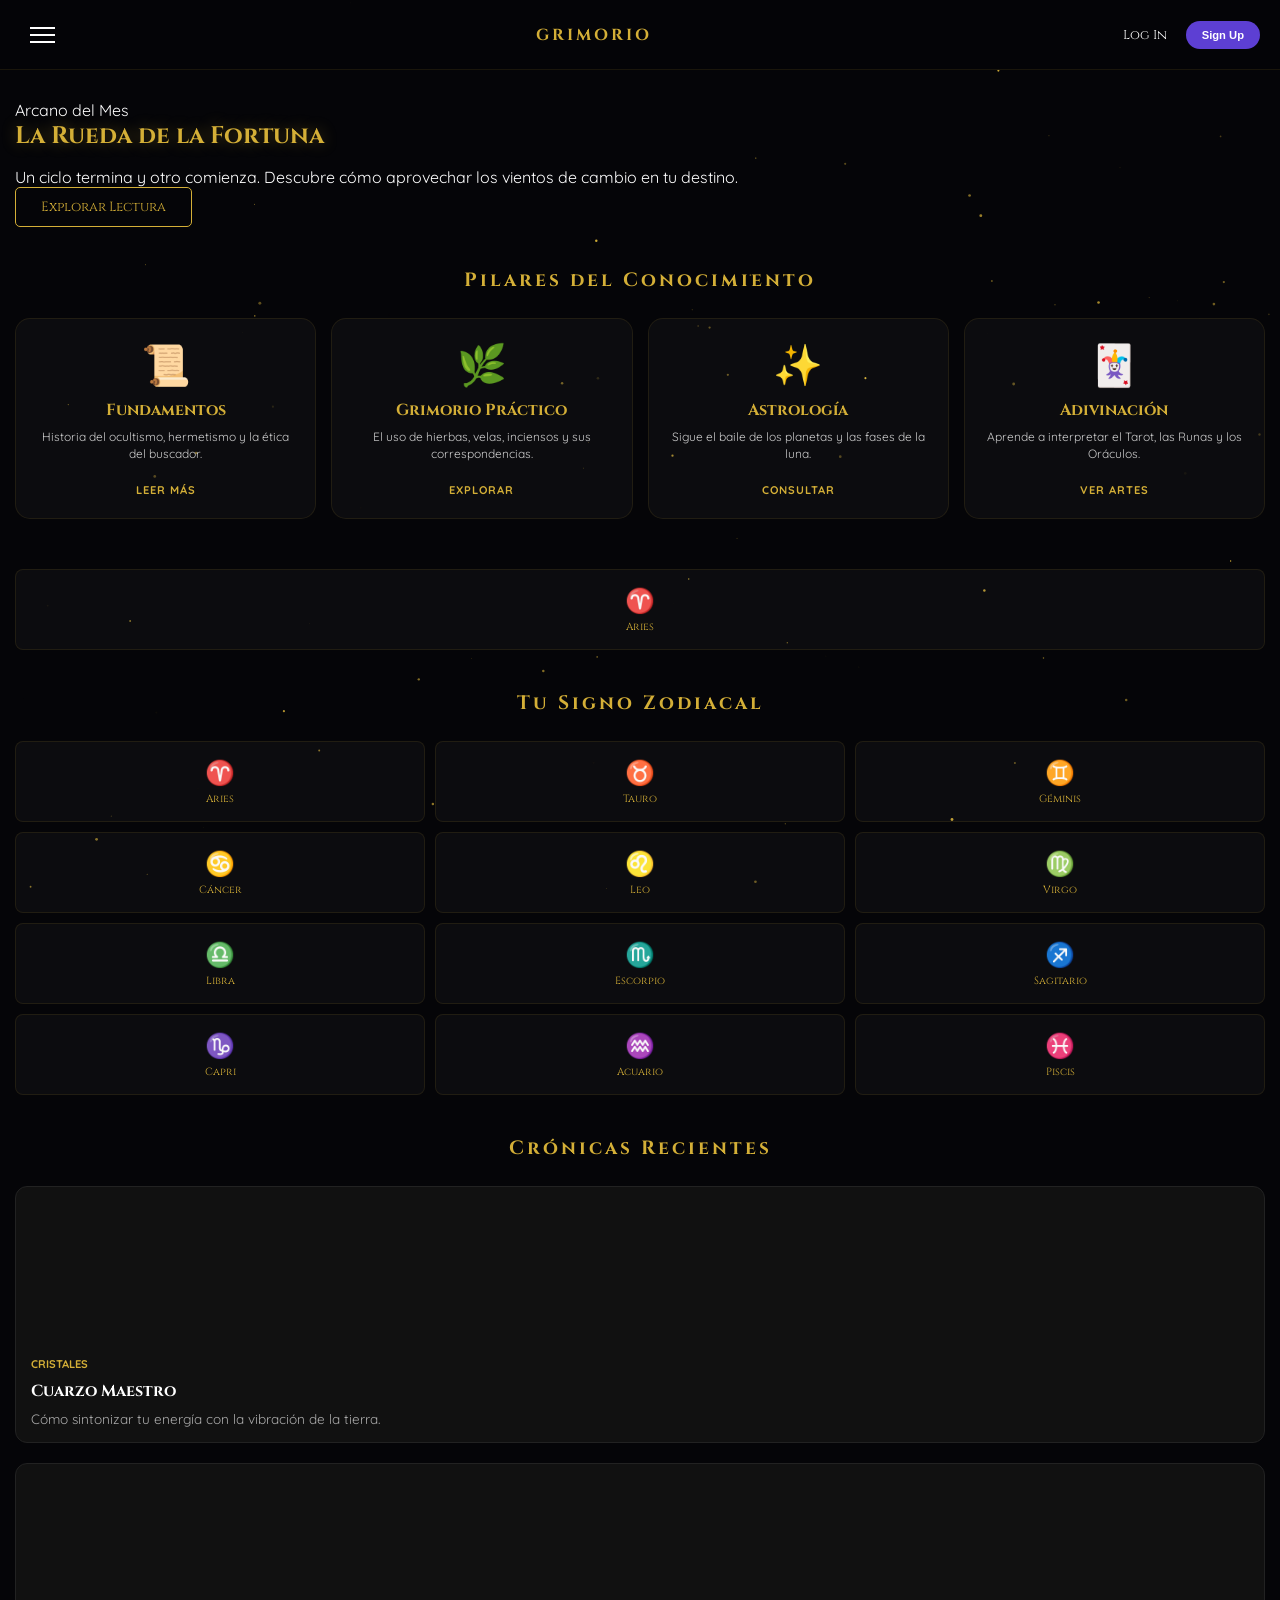
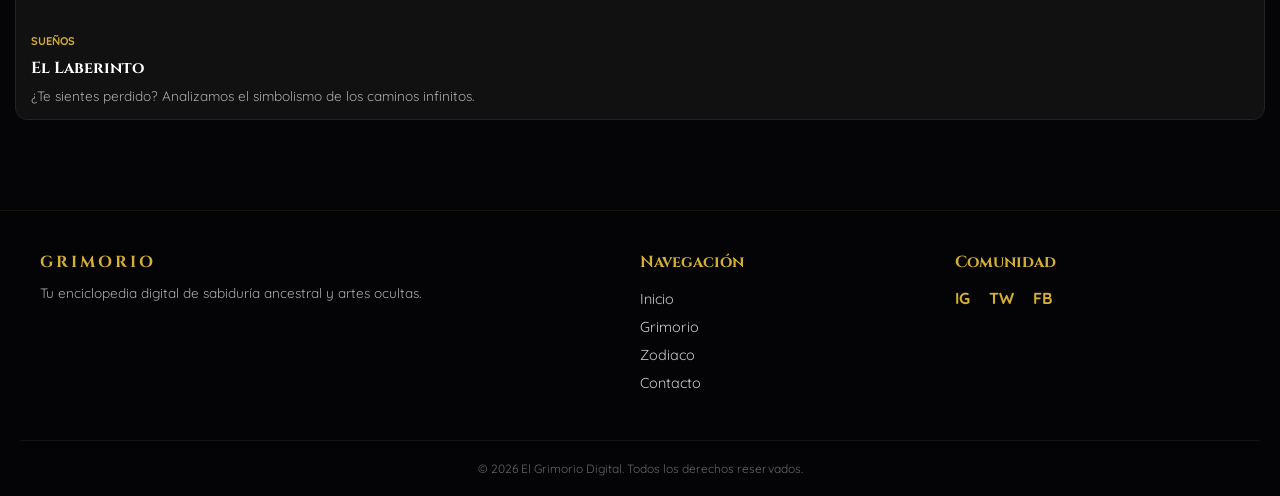
<file: Index.html>
<!DOCTYPE html>
<html lang="es">
<head>
    <meta charset="UTF-8">
    <meta name="viewport" content="width=device-width, initial-scale=1.0">
    <title>Grimorio Digital | El Oráculo</title>
    <link rel="stylesheet" href="style.css">
    <link href="https://fonts.googleapis.com/css2?family=Cinzel:wght@400;700&family=Quicksand:wght@300;500;700&display=swap" rel="stylesheet">
</head>
<body>

    <canvas id="canvas-stars"></canvas>

    <nav class="navbar">
        <div class="nav-left">
            <div class="menu-icon" id="menuBtn">
                <span></span>
                <span></span>
                <span></span>
            </div>
        </div>
        <div class="nav-center">
            <span class="nav-logo">Grimorio</span>
        </div>
        <div class="nav-right">
            <a href="#" class="nav-link">Log In</a>
            <button class="nav-signup-btn">Sign Up</button>
        </div>
    </nav>

    <div id="mobileMenu" class="nav-menu-mobile">
 <div id="mobileMenu" class="nav-menu-mobile">
    <a href="index.html">Inicio</a>
    <hr style="border: 0.5px solid var(--gold); width: 50%; margin: 10px 0;">
    <a href="#fundamentos">Fundamentos</a>
    <a href="#grimorio">Grimorio Práctico</a>
    <a href="#astrologia">Astrología</a>
    <a href="#adivinacion">Adivinación</a>
</div>
    </div>

    <main class="main-container">
        <section class="hero-section">
            <div class="hero-card">
                <span class="tag">Arcano del Mes</span>
                <h1 class="magic-title">La Rueda de la Fortuna</h1>
                <p>Un ciclo termina y otro comienza. Descubre cómo aprovechar los vientos de cambio en tu destino.</p>
                <button class="magic-button">Explorar Lectura</button>
            </div>
        </section>
        
        <section class="pillars-section">
    <h2 class="section-title">Pilares del Conocimiento</h2>
    <div class="pillars-grid">
        <div class="pillar-card">
            <div class="pillar-icon">📜</div>
            <h3>Fundamentos</h3>
            <p>Historia del ocultismo, hermetismo y la ética del buscador.</p>
            <a href="#" class="pillar-link">Leer más</a>
        </div>
        <div class="pillar-card">
            <div class="pillar-icon">🌿</div>
            <h3>Grimorio Práctico</h3>
            <p>El uso de hierbas, velas, inciensos y sus correspondencias.</p>
            <a href="#" class="pillar-link">Explorar</a>
        </div>
        <div class="pillar-card">
            <div class="pillar-icon">✨</div>
            <h3>Astrología</h3>
            <p>Sigue el baile de los planetas y las fases de la luna.</p>
            <a href="#" class="pillar-link">Consultar</a>
        </div>
        <div class="pillar-card">
            <div class="pillar-icon">🃏</div>
            <h3>Adivinación</h3>
            <p>Aprende a interpretar el Tarot, las Runas y los Oráculos.</p>
            <a href="#" class="pillar-link">Ver artes</a>
        </div>
    </div>
</section>

        <div class="zodiac-item">
    <a href="Articulos/Articulo.html" style="text-decoration:none;">
        <span>♈</span><p>Aries</p>
    </a>
</div>


        <section class="zodiac-section">
            <h2 class="section-title">Tu Signo Zodiacal</h2>
            <div class="zodiac-grid">
                <div class="zodiac-item"><span>♈</span><p>Aries</p></div>
                <div class="zodiac-item"><span>♉</span><p>Tauro</p></div>
                <div class="zodiac-item"><span>♊</span><p>Géminis</p></div>
                <div class="zodiac-item"><span>♋</span><p>Cáncer</p></div>
                <div class="zodiac-item"><span>♌</span><p>Leo</p></div>
                <div class="zodiac-item"><span>♍</span><p>Virgo</p></div>
                <div class="zodiac-item"><span>♎</span><p>Libra</p></div>
                <div class="zodiac-item"><span>♏</span><p>Escorpio</p></div>
                <div class="zodiac-item"><span>♐</span><p>Sagitario</p></div>
                <div class="zodiac-item"><span>♑</span><p>Capri</p></div>
                <div class="zodiac-item"><span>♒</span><p>Acuario</p></div>
                <div class="zodiac-item"><span>♓</span><p>Piscis</p></div>
            </div>
        </section>

        <section class="posts-section">
            <h2 class="section-title">Crónicas Recientes</h2>
            <div class="posts-grid">
                <div class="post-card">
                    <div class="card-image" style="background-image: url('https://images.unsplash.com/photo-1572916118970-fb5c8a1cb3d1?q=80&w=500')"></div>
                    <div class="card-content">
                        <span class="category">Cristales</span>
                        <h3>Cuarzo Maestro</h3>
                        <p>Cómo sintonizar tu energía con la vibración de la tierra.</p>
                    </div>
                </div>
                <div class="post-card">
                    <div class="card-image" style="background-image: url('https://images.unsplash.com/photo-1515940175183-6798529cb860?q=80&w=500')"></div>
                    <div class="card-content">
                        <span class="category">Sueños</span>
                        <h3>El Laberinto</h3>
                        <p>¿Te sientes perdido? Analizamos el simbolismo de los caminos infinitos.</p>
                    </div>
                </div>
            </div>
        </section>
    </main>
    
    
    
    
<footer class="main-footer">
    <div class="footer-content">
        <div class="footer-logo">
            <span class="nav-logo">Grimorio</span>
            <p>Tu enciclopedia digital de sabiduría ancestral y artes ocultas.</p>
        </div>
        
        <div class="footer-links">
            <h4>Navegación</h4>
            <ul>
                <li><a href="#">Inicio</a></li>
                <li><a href="#">Grimorio</a></li>
                <li><a href="#">Zodiaco</a></li>
                <li><a href="#">Contacto</a></li>
            </ul>
        </div>

        <div class="footer-social">
            <h4>Comunidad</h4>
            <div class="social-icons">
                <a href="#">IG</a>
                <a href="#">TW</a>
                <a href="#">FB</a>
            </div>
        </div>
    </div>
    
    <div class="footer-bottom">
        <p>&copy; 2026 El Grimorio Digital. Todos los derechos reservados.</p>
    </div>
</footer>



    <script src="script.js"></script>
</body>
</html>
</file>
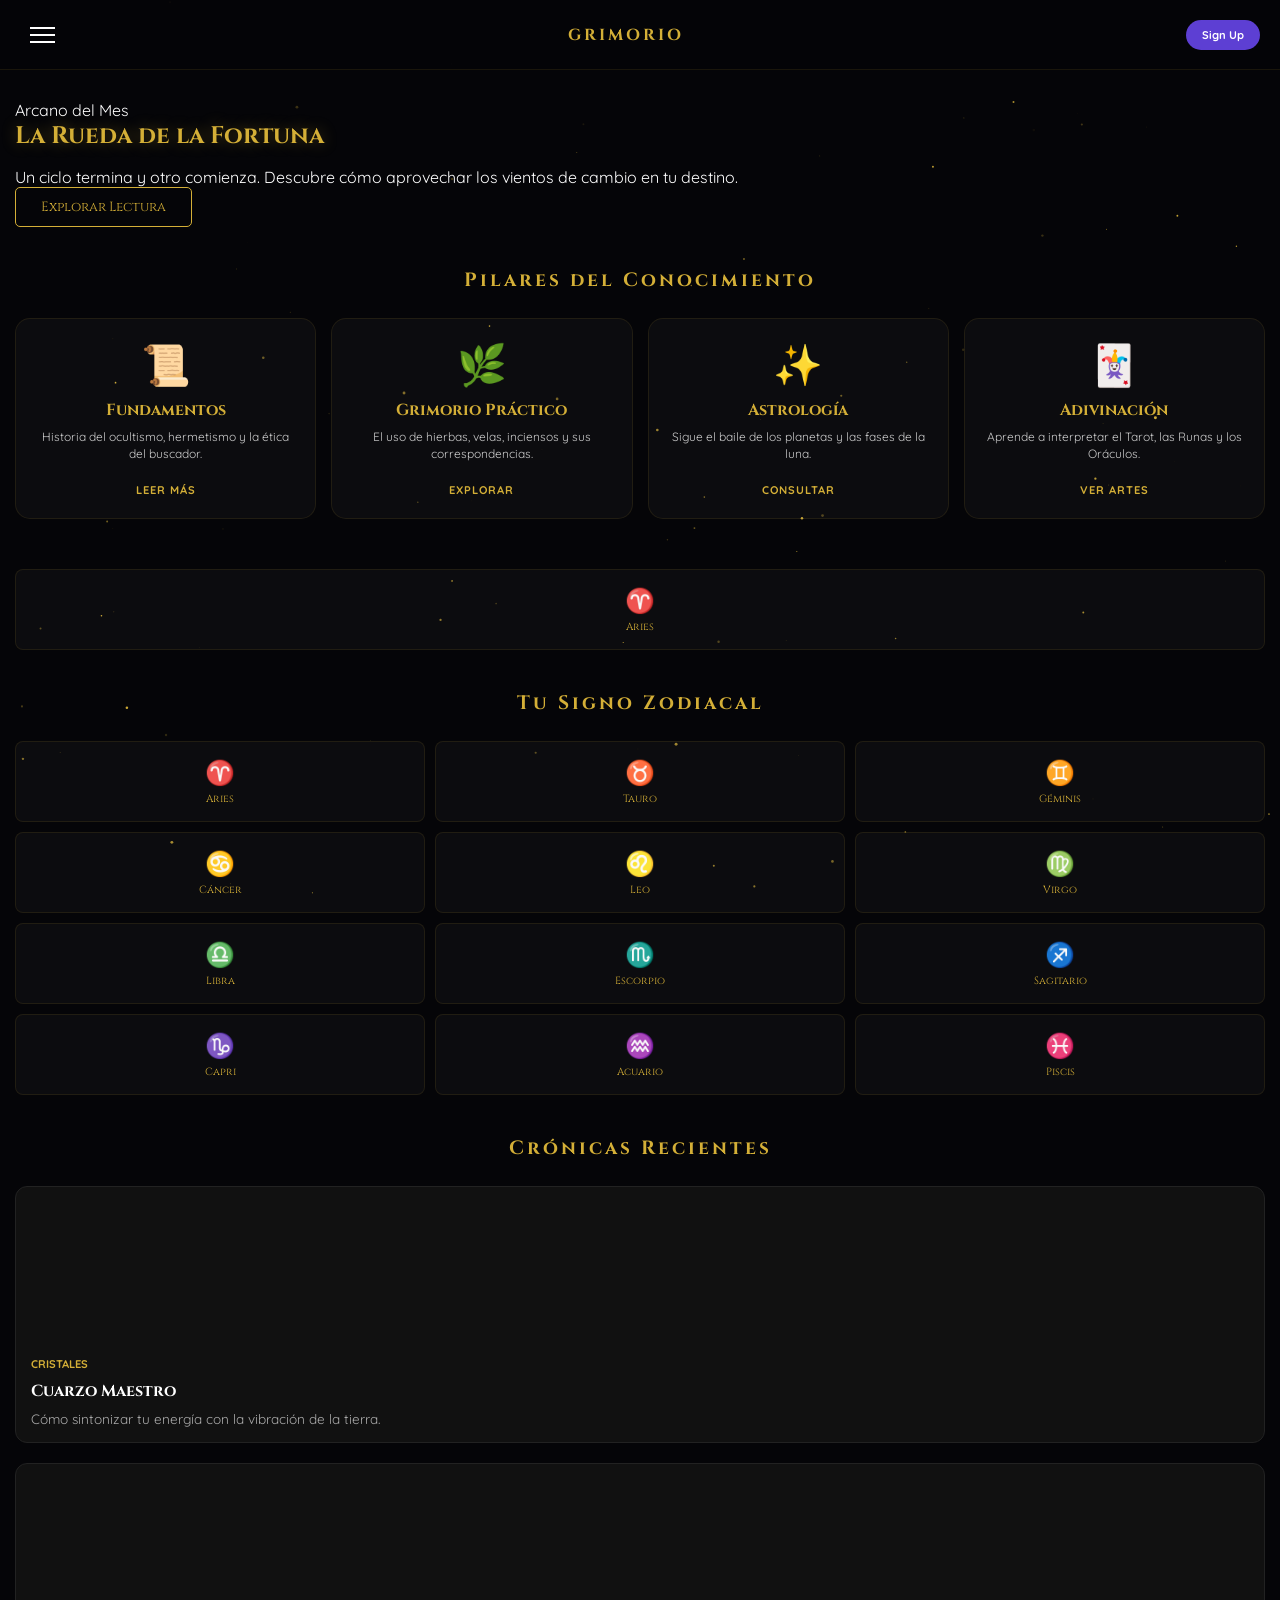
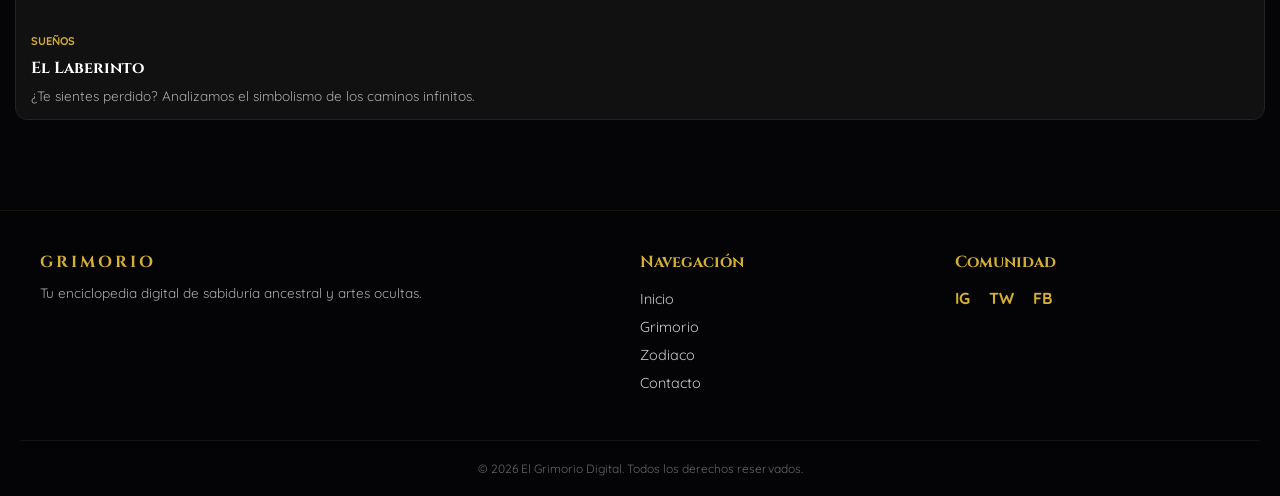
<file: index.html>
<!DOCTYPE html>
<html lang="es">
<head>
    <meta charset="UTF-8">
    <meta name="viewport" content="width=device-width, initial-scale=1.0">
    <title>Grimorio Digital | El Oráculo</title>
    <link rel="stylesheet" href="style.css">
    <link href="https://fonts.googleapis.com/css2?family=Cinzel:wght@400;700&family=Quicksand:wght@300;500;700&display=swap" rel="stylesheet">
</head>
<body>

    <canvas id="canvas-stars"></canvas>

    <nav class="navbar">
        <div class="nav-left">
            <div class="menu-icon" id="menuBtn">
                <span></span>
                <span></span>
                <span></span>
            </div>
        </div>
        <div class="nav-center">
            <span class="nav-logo">Grimorio</span>
        </div>
        <div class="nav-right">
           
            <a href="registro.html" class="nav-signup-btn" style="text-decoration: none; display: flex; align-items: center; justify-content: center;">Sign Up</a>
        </div>
    </nav>

    <div id="mobileMenu" class="nav-menu-mobile">
 <div id="mobileMenu" class="nav-menu-mobile">
    <a href="index.html">Inicio</a>
    <hr style="border: 0.5px solid var(--gold); width: 50%; margin: 10px 0;">
    <a href="#fundamentos">Fundamentos</a>
    <a href="#grimorio">Grimorio Práctico</a>
    <a href="#astrologia">Astrología</a>
    <a href="#adivinacion">Adivinación</a>
</div>
    </div>

    <main class="main-container">
        <section class="hero-section">
            <div class="hero-card">
                <span class="tag">Arcano del Mes</span>
                <h1 class="magic-title">La Rueda de la Fortuna</h1>
                <p>Un ciclo termina y otro comienza. Descubre cómo aprovechar los vientos de cambio en tu destino.</p>
                <button class="magic-button">Explorar Lectura</button>
            </div>
        </section>
        
        <section class="pillars-section">
    <h2 class="section-title">Pilares del Conocimiento</h2>
    <div class="pillars-grid">
        <div class="pillar-card">
            <div class="pillar-icon">📜</div>
            <h3>Fundamentos</h3>
            <p>Historia del ocultismo, hermetismo y la ética del buscador.</p>
            <a href="#" class="pillar-link">Leer más</a>
        </div>
        <div class="pillar-card">
            <div class="pillar-icon">🌿</div>
            <h3>Grimorio Práctico</h3>
            <p>El uso de hierbas, velas, inciensos y sus correspondencias.</p>
            <a href="#" class="pillar-link">Explorar</a>
        </div>
        <div class="pillar-card">
            <div class="pillar-icon">✨</div>
            <h3>Astrología</h3>
            <p>Sigue el baile de los planetas y las fases de la luna.</p>
            <a href="#" class="pillar-link">Consultar</a>
        </div>
        <div class="pillar-card">
            <div class="pillar-icon">🃏</div>
            <h3>Adivinación</h3>
            <p>Aprende a interpretar el Tarot, las Runas y los Oráculos.</p>
            <a href="#" class="pillar-link">Ver artes</a>
        </div>
    </div>
</section>

        <div class="zodiac-item">
    <a href="Articulos/Plantillas/plantilla.html" style="text-decoration:none;">
        <span>♈</span><p>Aries</p>
    </a>
</div>


        <section class="zodiac-section">
            <h2 class="section-title">Tu Signo Zodiacal</h2>
            <div class="zodiac-grid">
                <div class="zodiac-item"><span>♈</span><p>Aries</p></div>
                <div class="zodiac-item"><span>♉</span><p>Tauro</p></div>
                <div class="zodiac-item"><span>♊</span><p>Géminis</p></div>
                <div class="zodiac-item"><span>♋</span><p>Cáncer</p></div>
                <div class="zodiac-item"><span>♌</span><p>Leo</p></div>
                <div class="zodiac-item"><span>♍</span><p>Virgo</p></div>
                <div class="zodiac-item"><span>♎</span><p>Libra</p></div>
                <div class="zodiac-item"><span>♏</span><p>Escorpio</p></div>
                <div class="zodiac-item"><span>♐</span><p>Sagitario</p></div>
                <div class="zodiac-item"><span>♑</span><p>Capri</p></div>
                <div class="zodiac-item"><span>♒</span><p>Acuario</p></div>
                <div class="zodiac-item"><span>♓</span><p>Piscis</p></div>
            </div>
        </section>

        <section class="posts-section">
            <h2 class="section-title">Crónicas Recientes</h2>
            <div class="posts-grid">
                <div class="post-card">
                    <div class="card-image" style="background-image: url('https://images.unsplash.com/photo-1572916118970-fb5c8a1cb3d1?q=80&w=500')"></div>
                    <div class="card-content">
                        <span class="category">Cristales</span>
                        <h3>Cuarzo Maestro</h3>
                        <p>Cómo sintonizar tu energía con la vibración de la tierra.</p>
                    </div>
                </div>
                <div class="post-card">
                    <div class="card-image" style="background-image: url('https://images.unsplash.com/photo-1515940175183-6798529cb860?q=80&w=500')"></div>
                    <div class="card-content">
                        <span class="category">Sueños</span>
                        <h3>El Laberinto</h3>
                        <p>¿Te sientes perdido? Analizamos el simbolismo de los caminos infinitos.</p>
                    </div>
                </div>
            </div>
        </section>
    </main>
    
    
    
    
<footer class="main-footer">
    <div class="footer-content">
        <div class="footer-logo">
            <span class="nav-logo">Grimorio</span>
            <p>Tu enciclopedia digital de sabiduría ancestral y artes ocultas.</p>
        </div>
        
        <div class="footer-links">
            <h4>Navegación</h4>
            <ul>
                <li><a href="#">Inicio</a></li>
                <li><a href="#">Grimorio</a></li>
                <li><a href="#">Zodiaco</a></li>
                <li><a href="#">Contacto</a></li>
            </ul>
        </div>

        <div class="footer-social">
            <h4>Comunidad</h4>
            <div class="social-icons">
                <a href="#">IG</a>
                <a href="#">TW</a>
                <a href="#">FB</a>
            </div>
        </div>
    </div>
    
    <div class="footer-bottom">
        <p>&copy; 2026 El Grimorio Digital. Todos los derechos reservados.</p>
    </div>
</footer>



    <script src="script.js"></script>
</body>
</html>
</file>
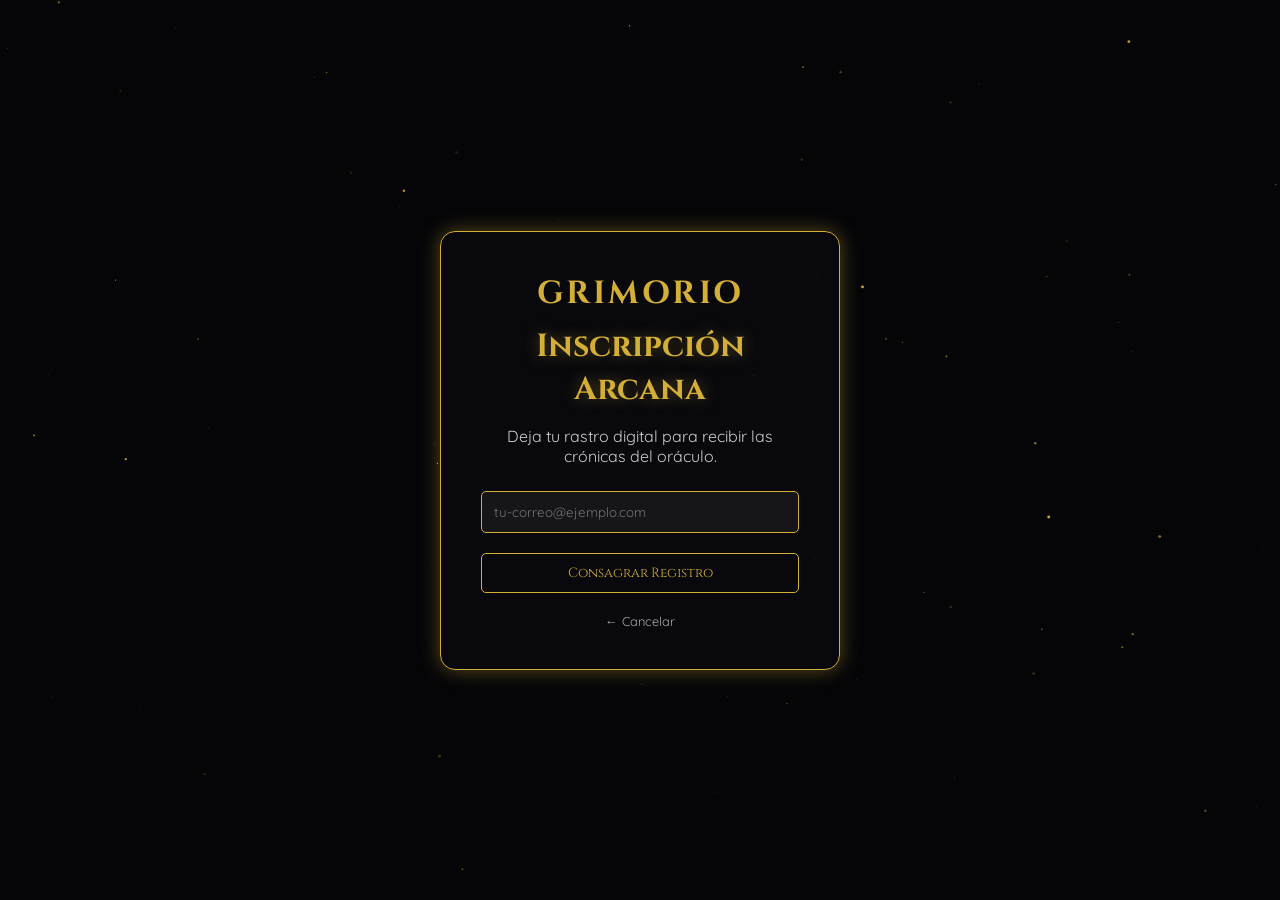
<file: registro.html>
<!DOCTYPE html>
<html lang="es">
<head>
    <meta charset="UTF-8">
    <meta name="viewport" content="width=device-width, initial-scale=1.0">
    <title>Inscripción Arcana | Grimorio</title>
    <link rel="stylesheet" href="style.css">
    <link href="https://fonts.googleapis.com/css2?family=Cinzel:wght@400;700&family=Quicksand:wght@300;500;700&display=swap" rel="stylesheet">
    <style>
        .register-container {
            display: flex;
            justify-content: center;
            align-items: center;
            min-height: 100vh;
            padding: 20px;
        }
        .register-card {
            background: rgba(10, 10, 15, 0.9);
            border: 1px solid var(--gold);
            padding: 40px;
            border-radius: 15px;
            max-width: 400px;
            width: 100%;
            text-align: center;
            box-shadow: 0 0 20px var(--glow);
        }
        .register-input {
            width: 100%;
            padding: 12px;
            margin-bottom: 20px;
            background: rgba(255, 255, 255, 0.05);
            border: 1px solid var(--gold);
            color: white;
            border-radius: 5px;
            font-family: 'Quicksand', sans-serif;
            outline: none;
        }
        #mensaje-exito {
            display: none;
            color: var(--gold);
            font-family: 'Cinzel', serif;
            margin-top: 10px;
        }
    </style>
</head>
<body>
    <canvas id="canvas-stars"></canvas>

    <div class="register-container">
        <div class="register-card" id="form-container">
            <span class="nav-logo" style="font-size: 2rem; display: block; margin-bottom: 10px;">Grimorio</span>
            <h1 class="magic-title" id="titulo">Inscripción Arcana</h1>
            <p id="descripcion" style="color: #ccc; margin-bottom: 25px;">Deja tu rastro digital para recibir las crónicas del oráculo.</p>

            <script type="text/javascript">var submitted=false;</script>
            <iframe name="hidden_iframe" id="hidden_iframe" style="display:none;" 
                onload="if(submitted) {showSuccess();}"></iframe>

            <form action="https://script.google.com/macros/s/AKfycbx1fTP_cGUDq9kj4kp0_9ChMfjQV0c4oeRg4rdK21-7cuLPY1D21mkEa4LVtcYwzNvILA/exec" method="POST" target="hidden_iframe" onsubmit="submitted=true;">
                <input type="email" name="email" class="register-input" placeholder="tu-correo@ejemplo.com" required>
                
                <button type="submit" class="magic-button" style="width: 100%;">
                    Consagrar Registro
                </button>
            </form>

            <div id="mensaje-exito">
                <p style="font-size: 1.2rem; margin-bottom: 20px;">¡Tu alma ha sido registrada en el Círculo!</p>
                <a href="index.html" class="magic-button" style="text-decoration: none; display: inline-block; width: 100%;">
                    Regresar al Oráculo
                </a>
            </div>

            <a href="index.html" id="link-volver" style="display: block; margin-top: 20px; color: #aaa; text-decoration: none; font-size: 0.8rem;">
                ← Cancelar
            </a>
        </div>
    </div>

    <script>
        function showSuccess() {
            // Ocultamos elementos del formulario
            document.querySelector('form').style.display = 'none';
            document.getElementById('titulo').style.display = 'none';
            document.getElementById('descripcion').style.display = 'none';
            document.getElementById('link-volver').style.display = 'none';
            
            // Mostramos el mensaje y el botón de retorno
            document.getElementById('mensaje-exito').style.display = 'block';
        }
    </script>
    <script src="script.js"></script>
</body>
</html>
</file>
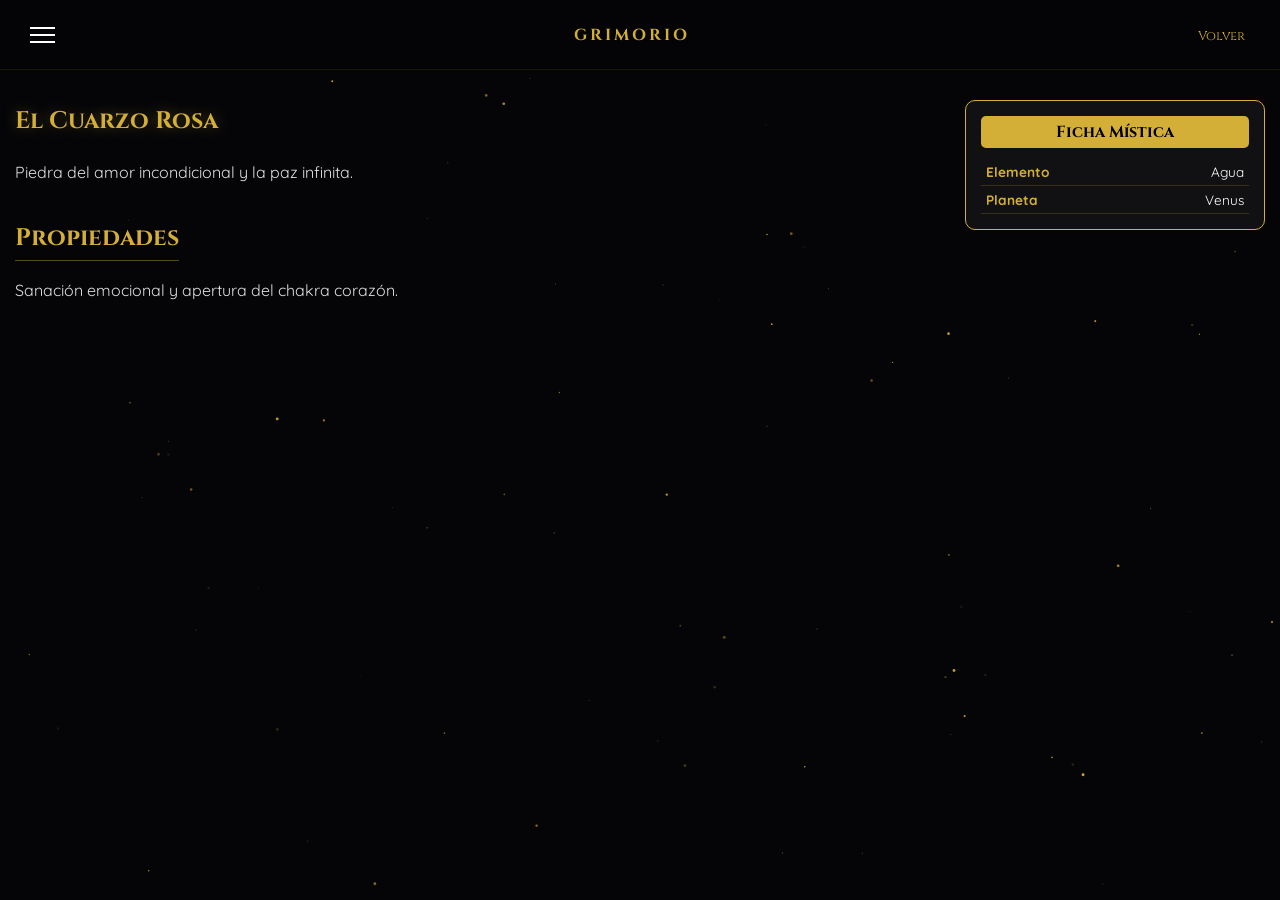
<file: Articulos/Articulo.html>
<!DOCTYPE html>
<html lang="es">
<head>
    <meta charset="UTF-8">
    <meta name="viewport" content="width=device-width, initial-scale=1.0">
    <title>El Cuarzo Rosa | El Grimorio</title>
    <link rel="stylesheet" href="../style.css">
    <link href="https://fonts.googleapis.com/css2?family=Cinzel:wght@400;700&family=Quicksand:wght@300;500;700&display=swap" rel="stylesheet">
</head>
<body>
    <canvas id="canvas-stars"></canvas>

    <nav class="navbar">
        <div class="nav-left">
            <div class="menu-icon" id="menuBtn">
                <span></span><span></span><span></span>
            </div>
        </div>
        <div class="nav-center"><span class="nav-logo">Grimorio</span></div>
        <div class="nav-right">
            <a href="../index.html" class="nav-link" style="color: #d4af37; text-decoration: none;">Volver</a>
        </div>
    </nav>

    <main class="main-container">
        <div class="article-layout">
            <article class="wiki-content">
                <h1 class="magic-title">El Cuarzo Rosa</h1>
                <p class="article-intro">Piedra del amor incondicional y la paz infinita.</p>
                <h2 class="section-subtitle">Propiedades</h2>
                <p>Sanación emocional y apertura del chakra corazón.</p>
            </article>

            <aside class="infobox">
                <div class="infobox-header">Ficha Mística</div>
                <table class="infobox-table">
                    <tr><th>Elemento</th><td>Agua</td></tr>
                    <tr><th>Planeta</th><td>Venus</td></tr>
                </table>
            </aside>
        </div>
    </main>

    <script src="../script.js"></script>
</body>
</html>
</file>
<file: style.css>
:root {
    --gold: #d4af37;
    --dark-void: #050508;
    --glow: rgba(212, 175, 55, 0.4);
    --purple-hp: #5d3fd3;
}

* {
    margin: 0;
    padding: 0;
    box-sizing: border-box;
}

body {
    background-color: var(--dark-void);
    color: #fff;
    font-family: 'Quicksand', sans-serif;
    overflow-x: hidden;
}

#canvas-stars {
    position: fixed;
    top: 0;
    left: 0;
    z-index: -1;
}

/* --- NAVBAR --- */
.navbar {
    position: fixed;
    top: 0;
    width: 100%;
    height: 70px;
    background: rgba(5, 5, 8, 0.9);
    backdrop-filter: blur(15px);
    display: flex;
    justify-content: space-between;
    align-items: center;
    padding: 0 20px;
    border-bottom: 1px solid rgba(212, 175, 55, 0.1);
    z-index: 1001; /* Asegura que la barra esté siempre arriba */
}

/* --- ICONO HAMBURGUESA ANIMADO --- */
.menu-icon {
    cursor: pointer;
    padding: 10px;
    z-index: 1002;
}

.menu-icon span {
    display: block;
    width: 25px;
    height: 2px;
    background: #fff;
    margin: 5px 0;
    transition: 0.4s cubic-bezier(0.68, -0.6, 0.32, 1.6);
}

/* Transformación a X cuando el menú está activo */
.menu-icon.active span:nth-child(1) {
    transform: translateY(7px) rotate(45deg);
    background: var(--gold);
}

.menu-icon.active span:nth-child(2) {
    opacity: 0;
    transform: translateX(-20px);
}

.menu-icon.active span:nth-child(3) {
    transform: translateY(-7px) rotate(-45deg);
    background: var(--gold);
}

.nav-logo {
    font-family: 'Cinzel', serif;
    color: var(--gold);
    letter-spacing: 3px;
    font-weight: bold;
    text-transform: uppercase;
}

.nav-link {
    color: #fff;
    text-decoration: none;
    font-size: 0.8rem;
    font-family: 'Cinzel', serif;
    margin-right: 15px;
}

.nav-signup-btn {
    background: var(--purple-hp);
    color: #fff;
    border: none;
    padding: 8px 16px;
    border-radius: 20px;
    font-weight: bold;
    font-size: 0.7rem;
    cursor: pointer;
}

/* --- MENU MÓVIL (DESPLIEGUE HACIA ABAJO) --- */
.nav-menu-mobile {
    position: fixed;
    top: -100%; /* Empieza arriba, fuera de la pantalla */
    left: 0;
    width: 100%;
    height: auto;
    background: rgba(10, 10, 15, 0.98);
    backdrop-filter: blur(15px);
    display: flex;
    flex-direction: column;
    align-items: center;
    padding: 40px 0;
    transition: 0.6s cubic-bezier(0.16, 1, 0.3, 1); /* Caída fluida */
    z-index: 1000;
    border-bottom: 1px solid var(--gold);
}

.nav-menu-mobile.active {
    top: 70px; /* Aparece justo debajo de la navbar */
}

.nav-menu-mobile a {
    color: var(--gold);
    text-decoration: none;
    font-family: 'Cinzel', serif;
    font-size: 1.4rem;
    margin: 15px 0;
    letter-spacing: 2px;
    transition: 0.3s;
}

/* --- MAIN CONTAINER --- */
.main-container {
    padding: 100px 15px 40px;
}

.magic-title {
    font-family: 'Cinzel', serif;
    color: var(--gold);
    text-shadow: 0 0 15px var(--glow);
    margin-bottom: 15px;
}

.section-title {
    font-family: 'Cinzel', serif;
    color: var(--gold);
    text-align: center;
    margin: 40px 0 25px;
    letter-spacing: 3px;
    font-size: 1.2rem;
}

.magic-button {
    background: transparent;
    border: 1px solid var(--gold);
    color: var(--gold);
    padding: 10px 25px;
    border-radius: 5px;
    font-family: 'Cinzel', serif;
    cursor: pointer;
    transition: 0.3s;
}

.magic-button:hover {
    background: var(--gold);
    color: black;
    box-shadow: 0 0 20px var(--gold);
}

/* --- ZODIAC GRID --- */
.zodiac-grid {
    display: grid;
    grid-template-columns: repeat(3, 1fr);
    gap: 10px;
}

.zodiac-item {
    background: rgba(255,255,255,0.03);
    border: 1px solid rgba(212, 175, 55, 0.1);
    padding: 15px 5px;
    text-align: center;
    border-radius: 8px;
}

.zodiac-item span { font-size: 1.5rem; display: block; }
.zodiac-item p { font-size: 0.65rem; color: var(--gold); font-family: 'Cinzel'; margin-top: 5px; }

/* --- POST CARDS --- */
.posts-grid {
    display: grid;
    grid-template-columns: 1fr;
    gap: 20px;
}

.post-card {
    background: #111;
    border-radius: 12px;
    overflow: hidden;
    border: 1px solid #222;
}

.card-image {
    height: 150px;
    background-size: cover;
    background-position: center;
}

.card-content { padding: 15px; }
.category { color: var(--gold); font-size: 0.7rem; font-weight: bold; text-transform: uppercase; }
.card-content h3 { font-family: 'Cinzel'; margin: 8px 0; font-size: 1rem; }
.card-content p { font-size: 0.85rem; color: #aaa; }



/* --- SECCIÓN DE PILARES --- */
.pillars-section {
    margin-bottom: 50px;
}

.pillars-grid {
    display: grid;
    grid-template-columns: repeat(2, 1fr); /* 2 columnas en móvil */
    gap: 15px;
}

.pillar-card {
    background: rgba(255, 255, 255, 0.03);
    border: 1px solid rgba(212, 175, 55, 0.1);
    padding: 20px;
    border-radius: 15px;
    text-align: center;
    transition: 0.3s ease;
}

.pillar-card:hover {
    border-color: var(--gold);
    background: rgba(212, 175, 55, 0.05);
    transform: translateY(-5px);
    box-shadow: 0 10px 20px rgba(0, 0, 0, 0.5);
}

.pillar-icon {
    font-size: 2.5rem;
    margin-bottom: 10px;
}

.pillar-card h3 {
    font-family: 'Cinzel', serif;
    color: var(--gold);
    font-size: 1rem;
    margin-bottom: 8px;
}

.pillar-card p {
    font-size: 0.75rem;
    color: #ccc;
    line-height: 1.4;
    margin-bottom: 15px;
}

.pillar-link {
    color: var(--gold);
    text-decoration: none;
    font-size: 0.7rem;
    font-weight: bold;
    text-transform: uppercase;
    letter-spacing: 1px;
    border-bottom: 1px solid transparent;
    transition: 0.3s;
}

.pillar-link:hover {
    border-bottom: 1px solid var(--gold);
}

/* Ajuste para pantallas más grandes */
@media (min-width: 768px) {
    .pillars-grid {
        grid-template-columns: repeat(4, 1fr); /* 4 columnas en PC */
    }
}


/* --- FOOTER --- */
.main-footer {
    background: rgba(5, 5, 8, 0.95);
    border-top: 1px solid rgba(212, 175, 55, 0.1);
    padding: 40px 20px 20px;
    margin-top: 50px;
}

.footer-content {
    display: grid;
    grid-template-columns: 1fr; /* Una columna en móvil */
    gap: 30px;
    max-width: 1200px;
    margin: 0 auto;
}

.footer-logo p {
    font-size: 0.85rem;
    color: #aaa;
    margin-top: 10px;
    line-height: 1.5;
}

.footer-links h4, .footer-social h4 {
    font-family: 'Cinzel', serif;
    color: var(--gold);
    margin-bottom: 15px;
    font-size: 1rem;
}

.footer-links ul {
    list-style: none;
}

.footer-links ul li {
    margin-bottom: 8px;
}

.footer-links ul li a {
    color: #ccc;
    text-decoration: none;
    font-size: 0.9rem;
    transition: 0.3s;
}

.footer-links ul li a:hover {
    color: var(--gold);
}

.social-icons a {
    color: #fff;
    text-decoration: none;
    margin-right: 15px;
    font-weight: bold;
    color: var(--gold);
}

.footer-bottom {
    text-align: center;
    margin-top: 40px;
    padding-top: 20px;
    border-top: 1px solid rgba(255, 255, 255, 0.05);
}

.footer-bottom p {
    font-size: 0.75rem;
    color: #666;
}

/* Ajuste para pantallas más grandes */
@media (min-width: 768px) {
    .footer-content {
        grid-template-columns: 2fr 1fr 1fr; /* Tres columnas en PC */
    }
}



/* --- ESTILOS DE ARTÍCULO WIKI --- */
.article-layout {
    display: flex;
    flex-direction: column; /* Móvil: Uno abajo del otro */
    gap: 30px;
}

.wiki-content {
    line-height: 1.8;
    color: #e0e0e0;
}

.section-subtitle {
    font-family: 'Cinzel', serif;
    color: var(--gold);
    margin: 30px 0 15px;
    border-bottom: 1px solid var(--glow);
    display: inline-block;
}

/* INFOBOX (Estilo Wikipedia Mística) */
.infobox {
    background: rgba(255, 255, 255, 0.05);
    border: 1px solid var(--gold);
    border-radius: 10px;
    padding: 15px;
    width: 100%; /* Ocupa todo en móvil */
    max-width: 300px;
    margin: 0 auto;
}

.infobox-header {
    background: var(--gold);
    color: black;
    text-align: center;
    font-family: 'Cinzel', serif;
    font-weight: bold;
    padding: 5px;
    border-radius: 5px;
    margin-bottom: 10px;
}

.infobox-img {
    width: 100%;
    border-radius: 5px;
    margin-bottom: 10px;
}

.infobox-table {
    width: 100%;
    font-size: 0.85rem;
    border-collapse: collapse;
}

.infobox-table th {
    text-align: left;
    color: var(--gold);
    padding: 5px;
    border-bottom: 1px solid rgba(212, 175, 55, 0.2);
}

.infobox-table td {
    text-align: right;
    padding: 5px;
    border-bottom: 1px solid rgba(212, 175, 55, 0.2);
}

/* Escritorio: Infobox a la derecha */
@media (min-width: 992px) {
    .article-layout {
        flex-direction: row;
    }
    .wiki-content {
        flex: 2;
    }
    .infobox {
        flex: 1;
        height: fit-content;
        position: sticky;
        top: 100px;
    }
}

/* --- SUB-NAVBAR (Estilo de tu boceto) --- */
.sub-navbar {
    margin-top: 70px; /* Debajo de la nav principal */
    background: rgba(212, 175, 55, 0.05);
    border-bottom: 1px solid rgba(212, 175, 55, 0.2);
    padding: 10px 20px;
}

.sub-nav-container {
    max-width: 1200px;
    margin: 0 auto;
    display: flex;
    justify-content: space-between;
    align-items: center;
}

.breadcrumb-link {
    color: #ccc;
    text-decoration: none;
    font-family: 'Cinzel', serif;
    font-size: 0.8rem;
}

.category-dropdown {
    position: relative;
    display: inline-block;
}

.dropbtn {
    background: none;
    border: none;
    color: var(--gold);
    font-family: 'Cinzel', serif;
    cursor: pointer;
    font-size: 0.9rem;
}

.dropdown-content {
    display: none;
    position: absolute;
    right: 0;
    background: #111;
    min-width: 160px;
    box-shadow: 0px 8px 16px rgba(0,0,0,0.5);
    border: 1px solid var(--gold);
    z-index: 10;
}

.dropdown-content a {
    color: white;
    padding: 12px 16px;
    text-decoration: none;
    display: block;
    font-size: 0.8rem;
}

.dropdown-content a:hover { background: var(--gold); color: black; }
.category-dropdown:hover .dropdown-content { display: block; }

/* --- SIDEBAR ÍNDICE --- */
.wiki-sidebar {
    display: none; /* Se oculta en móvil por defecto */
}

@media (min-width: 992px) {
    .wiki-sidebar {
        display: block;
        flex: 0.5;
    }
    .sidebar-box {
        position: sticky;
        top: 150px;
        border-left: 2px solid var(--gold);
        padding-left: 15px;
    }
    .sidebar-box h4 { font-family: 'Cinzel'; color: var(--gold); margin-bottom: 10px; }
    .sidebar-box ul { list-style: none; }
    .sidebar-box a { color: #aaa; text-decoration: none; font-size: 0.85rem; transition: 0.3s; }
    .sidebar-box a:hover { color: var(--gold); padding-left: 5px; }
}

/* --- CORRECCIÓN DEL ÍNDICE --- */
.wiki-sidebar ul {
    list-style: none;    /* Esto quita los puntos azules */
    padding: 0;
    margin: 15px 0;
}

.wiki-sidebar li {
    margin-bottom: 10px;
    border-bottom: 1px solid rgba(212, 175, 55, 0.1); /* Línea sutil decorativa */
    padding-bottom: 5px;
}

.wiki-sidebar a {
    text-decoration: none; /* Quita el subrayado azul */
    color: var(--gold);    /* Usa el dorado que ya definiste */
    font-family: 'Cinzel', serif;
    font-size: 0.85rem;
    display: block;
    transition: 0.3s;
}

.wiki-sidebar a:hover {
    color: #fff;
    padding-left: 10px;    /* Efecto de desplazamiento al tocarlo */
    text-shadow: 0 0 8px var(--glow);
}
</file>
